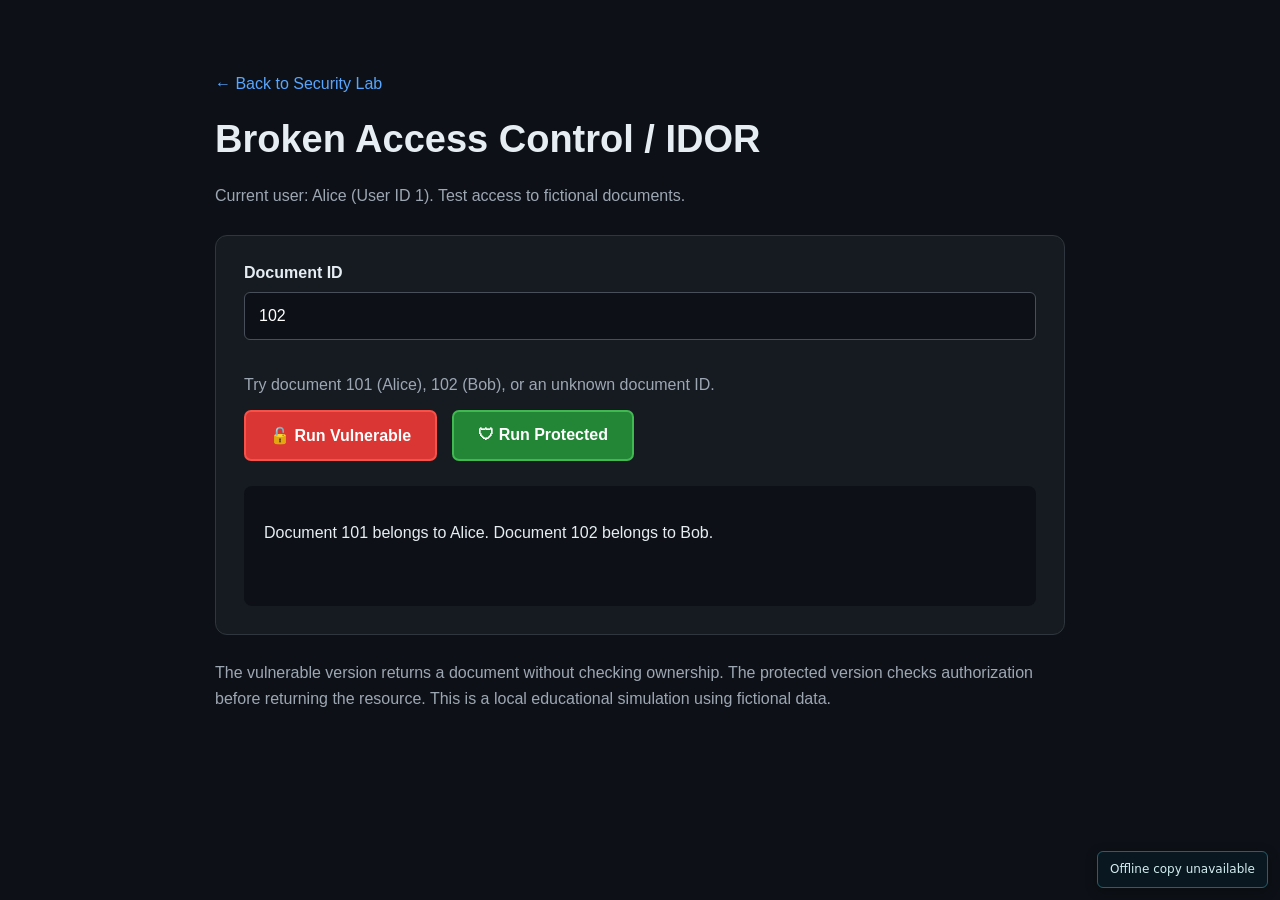
<file: access-control.html>
<!DOCTYPE html>
<html lang="en">
<head>
<meta http-equiv="Content-Security-Policy" content="default-src 'none'; script-src 'self'; script-src-attr 'none'; style-src 'self'; img-src 'self'; font-src 'none'; connect-src 'none'; object-src 'none'; base-uri 'none'; form-action 'none'; frame-src 'self'; worker-src 'self'">
<meta name="referrer" content="no-referrer">
<meta charset="UTF-8">
<meta name="viewport" content="width=device-width, initial-scale=1.0">
<title>Broken Access Control Lab</title>

<link rel="stylesheet" href="assets/access-control-0.css">
<link rel="stylesheet" href="assets/offline.css">
<script src="assets/offline.js" defer></script>
<script src="assets/language.js" defer></script>
</head>

<body>

<div class="container">

<a href="index.html">← Back to Security Lab</a>

<h1>Broken Access Control / IDOR</h1>

<p class="subtitle">
Current user: Alice (User ID 1). Test access to fictional documents.
</p>

<div class="lab">

<label for="documentId"><strong>Document ID</strong></label>
<input id="documentId" type="text" value="102" inputmode="numeric" autocomplete="off"
       aria-describedby="documentHelp">

<p id="documentHelp" class="subtitle">
Try document 101 (Alice), 102 (Bob), or an unknown document ID.
</p>

<div class="buttons">

<button type="button" class="vulnerable" id="action-0">
🔓 Run Vulnerable
</button>

<button type="button" class="protected" id="action-1">
🛡 Run Protected
</button>

</div>

<div id="result" class="result" role="status" aria-live="polite" aria-atomic="true">
Document 101 belongs to Alice. Document 102 belongs to Bob.
</div>

</div>

<div class="info">
The vulnerable version returns a document without checking ownership.
The protected version checks authorization before returning the resource.
This is a local educational simulation using fictional data.
</div>

</div>

<script src="assets/access-control-0.js" defer></script>

</body>
</html>
</file>
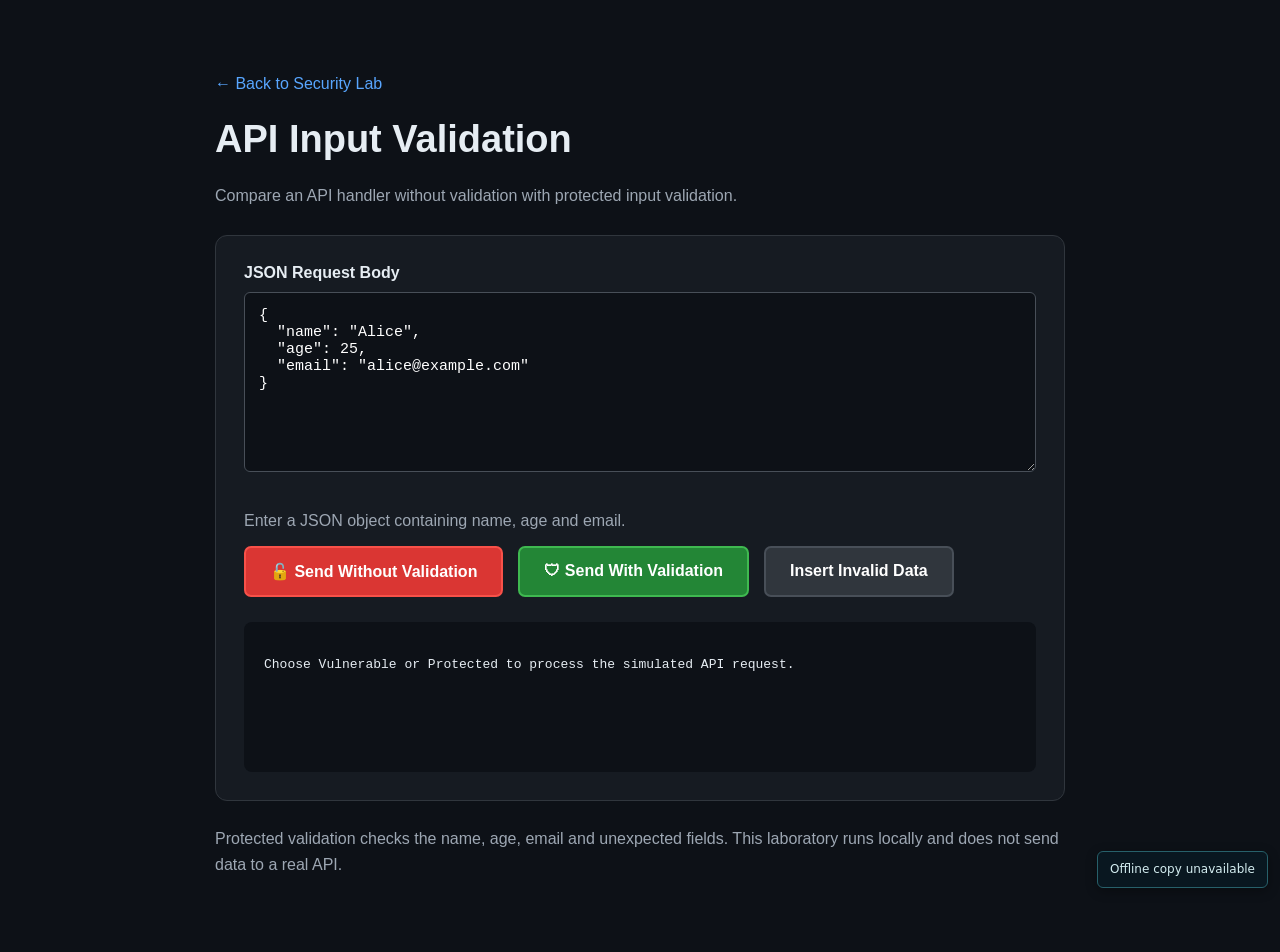
<file: api-validation.html>
<!DOCTYPE html>
<html lang="en">
<head>
<meta http-equiv="Content-Security-Policy" content="default-src 'none'; script-src 'self'; script-src-attr 'none'; style-src 'self'; img-src 'self'; font-src 'none'; connect-src 'none'; object-src 'none'; base-uri 'none'; form-action 'none'; frame-src 'self'; worker-src 'self'">
<meta name="referrer" content="no-referrer">
<meta charset="UTF-8">
<meta name="viewport" content="width=device-width, initial-scale=1.0">
<title>API Input Validation Lab</title>

<link rel="stylesheet" href="assets/api-validation-0.css">
<link rel="stylesheet" href="assets/offline.css">
<script src="assets/offline.js" defer></script>
<script src="assets/language.js" defer></script>
</head>

<body>

<div class="container">

<a href="index.html">← Back to Security Lab</a>

<h1>API Input Validation</h1>

<p class="subtitle">
Compare an API handler without validation with protected input validation.
</p>

<div class="lab">

<label for="jsonInput"><strong>JSON Request Body</strong></label>

<textarea id="jsonInput" aria-describedby="jsonHelp">{
  "name": "Alice",
  "age": 25,
  "email": "alice@example.com"
}</textarea>

<p id="jsonHelp" class="subtitle">
Enter a JSON object containing name, age and email.
</p>

<div class="buttons">

<button type="button" class="vulnerable" id="action-0">
🔓 Send Without Validation
</button>

<button type="button" class="protected" id="action-1">
🛡 Send With Validation
</button>

<button type="button" class="example" id="action-2">
Insert Invalid Data
</button>

</div>

<div id="result" class="result" role="status" aria-live="polite" aria-atomic="true">
Choose Vulnerable or Protected to process the simulated API request.
</div>

</div>

<div class="info">
Protected validation checks the name, age, email and unexpected fields.
This laboratory runs locally and does not send data to a real API.
</div>

</div>

<script src="assets/api-validation-0.js" defer></script>

</body>
</html>
</file>
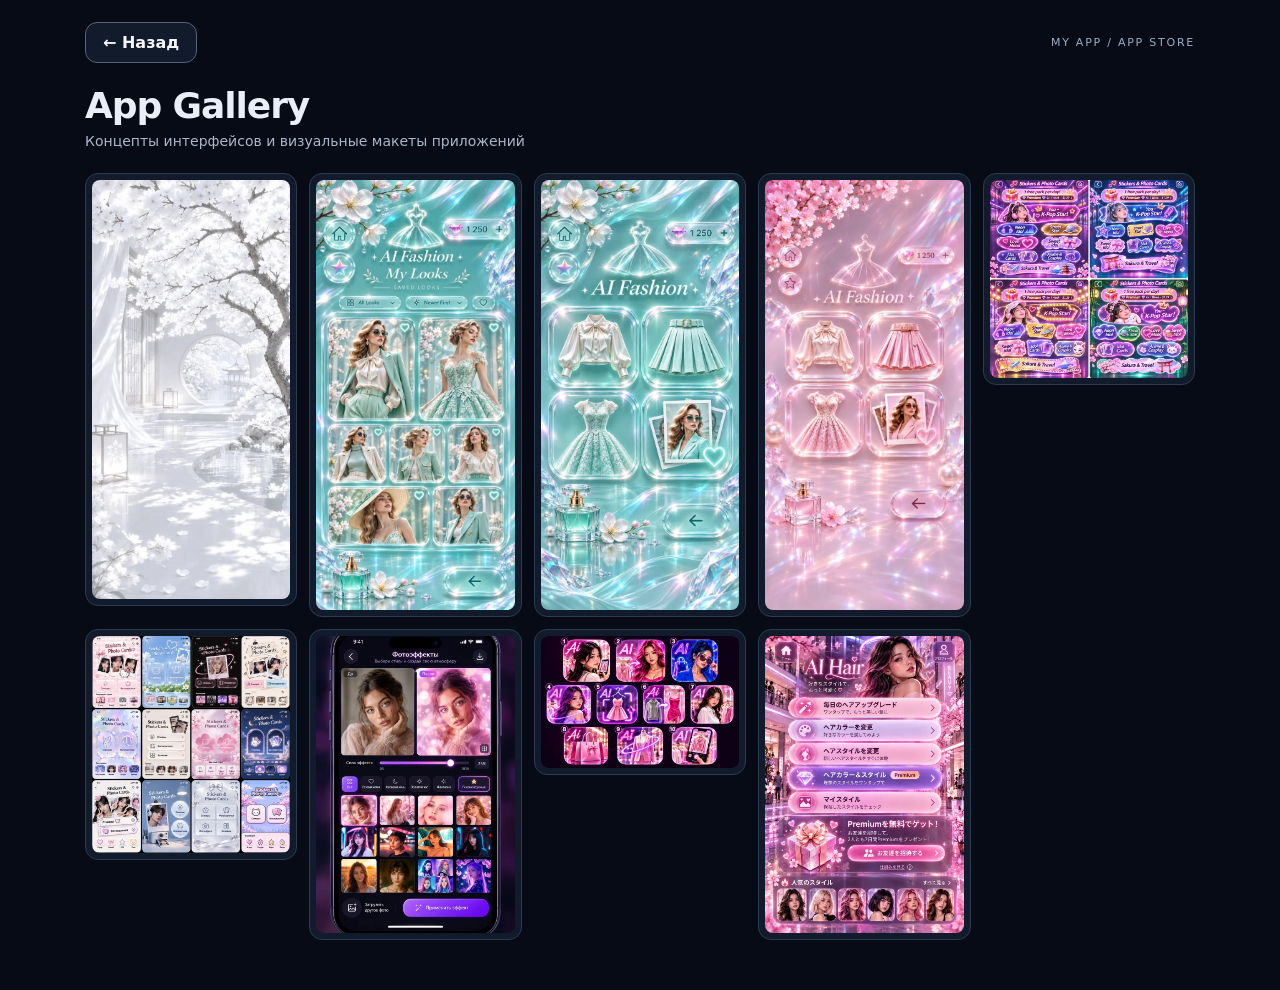
<file: app-store.html>
<!doctype html><html lang="ru"><head><meta charset="utf-8"><meta name="viewport" content="width=device-width,initial-scale=1"><meta name="color-scheme" content="dark"><meta name="referrer" content="no-referrer"><meta http-equiv="Content-Security-Policy" content="default-src 'none'; style-src 'self'; img-src 'self'; base-uri 'none'; form-action 'none'"><title>My App — App Store Gallery</title><link rel="stylesheet" href="app-store-gallery/gallery.css"></head><body><main class="shell"><div class="top"><a class="back" href="index.html">← Назад</a><span class="eyebrow">My App / App Store</span></div><h1 class="heading">App Gallery</h1><p class="desc">Концепты интерфейсов и визуальные макеты приложений</p><section class="gallery" aria-label="Галерея макетов"><figure class="tile"><img src="app-store-gallery/mockup-01.webp" alt="Макет приложения 1" loading="lazy" draggable="false"></figure><figure class="tile"><img src="app-store-gallery/mockup-02.webp" alt="Макет приложения 2" loading="lazy" draggable="false"></figure><figure class="tile"><img src="app-store-gallery/mockup-03.webp" alt="Макет приложения 3" loading="lazy" draggable="false"></figure><figure class="tile"><img src="app-store-gallery/mockup-04.webp" alt="Макет приложения 4" loading="lazy" draggable="false"></figure><figure class="tile"><img src="app-store-gallery/mockup-05.webp" alt="Макет приложения 5" loading="lazy" draggable="false"></figure><figure class="tile"><img src="app-store-gallery/mockup-06.webp" alt="Макет приложения 6" loading="lazy" draggable="false"></figure><figure class="tile"><img src="app-store-gallery/mockup-07.webp" alt="Макет приложения 7" loading="lazy" draggable="false"></figure><figure class="tile"><img src="app-store-gallery/mockup-08.webp" alt="Макет приложения 8" loading="lazy" draggable="false"></figure><figure class="tile"><img src="app-store-gallery/mockup-09.webp" alt="Макет приложения 9" loading="lazy" draggable="false"></figure></section></main></body></html>
</file>
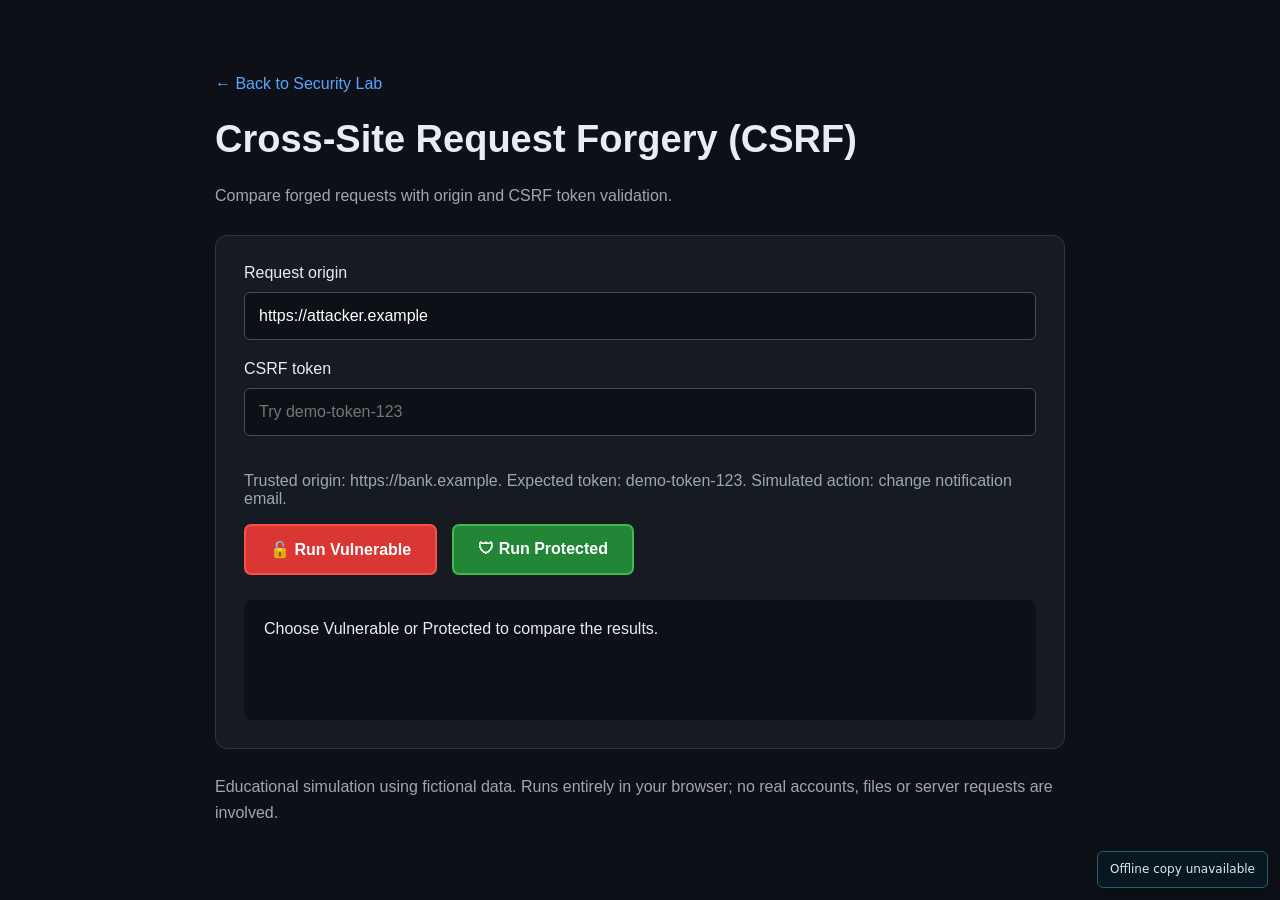
<file: csrf.html>
<!DOCTYPE html>
<html lang="en">
<head>
<meta http-equiv="Content-Security-Policy" content="default-src 'none'; script-src 'self'; script-src-attr 'none'; style-src 'self'; img-src 'self'; font-src 'none'; connect-src 'none'; object-src 'none'; base-uri 'none'; form-action 'none'; frame-src 'self'; worker-src 'self'">
<meta name="referrer" content="no-referrer">
<meta charset="UTF-8">
<meta name="viewport" content="width=device-width, initial-scale=1.0">
<title>Cross-Site Request Forgery (CSRF) Lab</title>

<link rel="stylesheet" href="assets/extra-labs.css">
<link rel="stylesheet" href="assets/offline.css">
<script src="assets/offline.js" defer></script>
<script src="assets/language.js" defer></script>
</head>

<body><div class="container"><a href="index.html">← Back to Security Lab</a><h1>Cross-Site Request Forgery (CSRF)</h1><p class="subtitle">Compare forged requests with origin and CSRF token validation.</p><div class="lab"><label for="origin">Request origin</label><input id="origin" value="https://attacker.example"><label for="token">CSRF token</label><input id="token" value="" placeholder="Try demo-token-123"><p class="subtitle">Trusted origin: https://bank.example. Expected token: demo-token-123. Simulated action: change notification email.</p><div class="buttons"><button type="button" class="vulnerable" id="action-0">🔓 Run Vulnerable</button><button type="button" class="protected" id="action-1">🛡 Run Protected</button></div><div id="result" class="result" role="status" aria-live="polite" aria-atomic="true">Choose Vulnerable or Protected to compare the results.</div></div><div class="info">Educational simulation using fictional data. Runs entirely in your browser; no real accounts, files or server requests are involved.</div></div><script src="assets/csrf.js" defer></script></body></html>
</file>
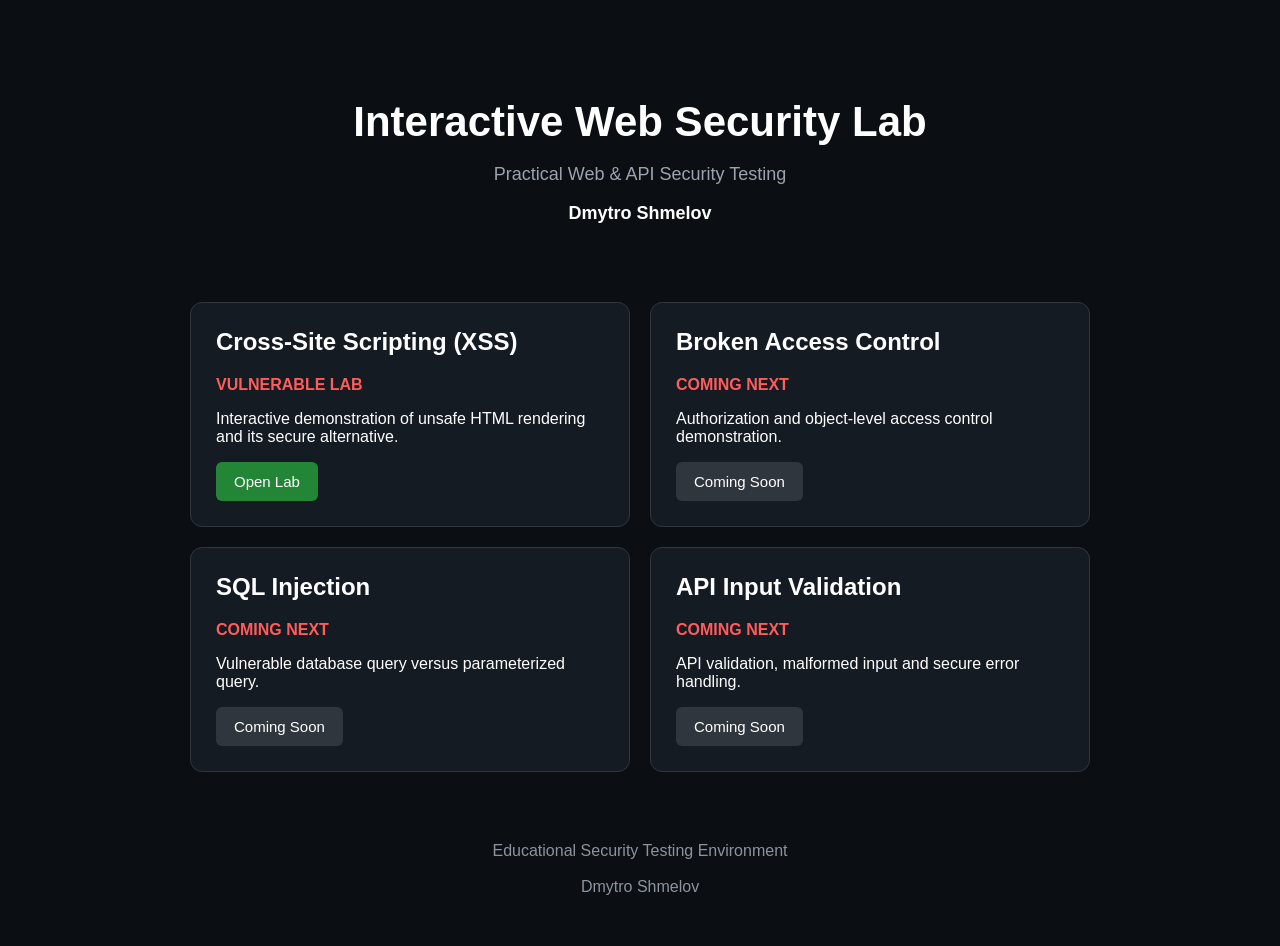
<file: index-backup.html>
<!DOCTYPE html>
<html lang="en">
<head>
    <meta charset="UTF-8">
    <meta name="viewport" content="width=device-width, initial-scale=1.0">

    <title>Dmytro Shmelov | Interactive Web Security Lab</title>

    <style>
        body {
            margin: 0;
            font-family: Arial, sans-serif;
            background: #0b0f14;
            color: white;
        }

        header {
            text-align: center;
            padding: 70px 20px 40px;
        }

        h1 {
            font-size: 42px;
            margin-bottom: 10px;
        }

        header p {
            color: #9ca3af;
            font-size: 18px;
        }

        .name {
            color: white;
            font-weight: bold;
        }

        .labs {
            max-width: 900px;
            margin: auto;
            padding: 20px;
            display: grid;
            grid-template-columns: repeat(auto-fit, minmax(300px, 1fr));
            gap: 20px;
        }

        .card {
            background: #151b23;
            border: 1px solid #30363d;
            border-radius: 12px;
            padding: 25px;
        }

        .card h2 {
            margin-top: 0;
        }

        .status {
            color: #ff5c5c;
            font-weight: bold;
        }

        button {
            background: #238636;
            color: white;
            border: 0;
            border-radius: 6px;
            padding: 11px 18px;
            cursor: pointer;
            font-size: 15px;
        }

        button:hover {
            background: #2ea043;
        }

        .disabled {
            background: #30363d;
            cursor: default;
        }

        .disabled:hover {
            background: #30363d;
        }

        footer {
            text-align: center;
            color: #8b949e;
            padding: 50px 20px;
        }
    </style>
</head>

<body>

<header>
    <h1>Interactive Web Security Lab</h1>
    <p>Practical Web & API Security Testing</p>
    <p class="name">Dmytro Shmelov</p>
</header>

<section class="labs">

    <div class="card">
        <h2>Cross-Site Scripting (XSS)</h2>
        <p class="status">VULNERABLE LAB</p>
        <p>Interactive demonstration of unsafe HTML rendering and its secure alternative.</p>

        <button onclick="window.location.href='xss.html'">
            Open Lab
        </button>
    </div>

    <div class="card">
        <h2>Broken Access Control</h2>
        <p class="status">COMING NEXT</p>
        <p>Authorization and object-level access control demonstration.</p>

        <button class="disabled">
            Coming Soon
        </button>
    </div>

    <div class="card">
        <h2>SQL Injection</h2>
        <p class="status">COMING NEXT</p>
        <p>Vulnerable database query versus parameterized query.</p>

        <button class="disabled">
            Coming Soon
        </button>
    </div>

    <div class="card">
        <h2>API Input Validation</h2>
        <p class="status">COMING NEXT</p>
        <p>API validation, malformed input and secure error handling.</p>

        <button class="disabled">
            Coming Soon
        </button>
    </div>

</section>

<footer>
    Educational Security Testing Environment<br><br>
    Dmytro Shmelov
</footer>

</body>
</html>
</file>
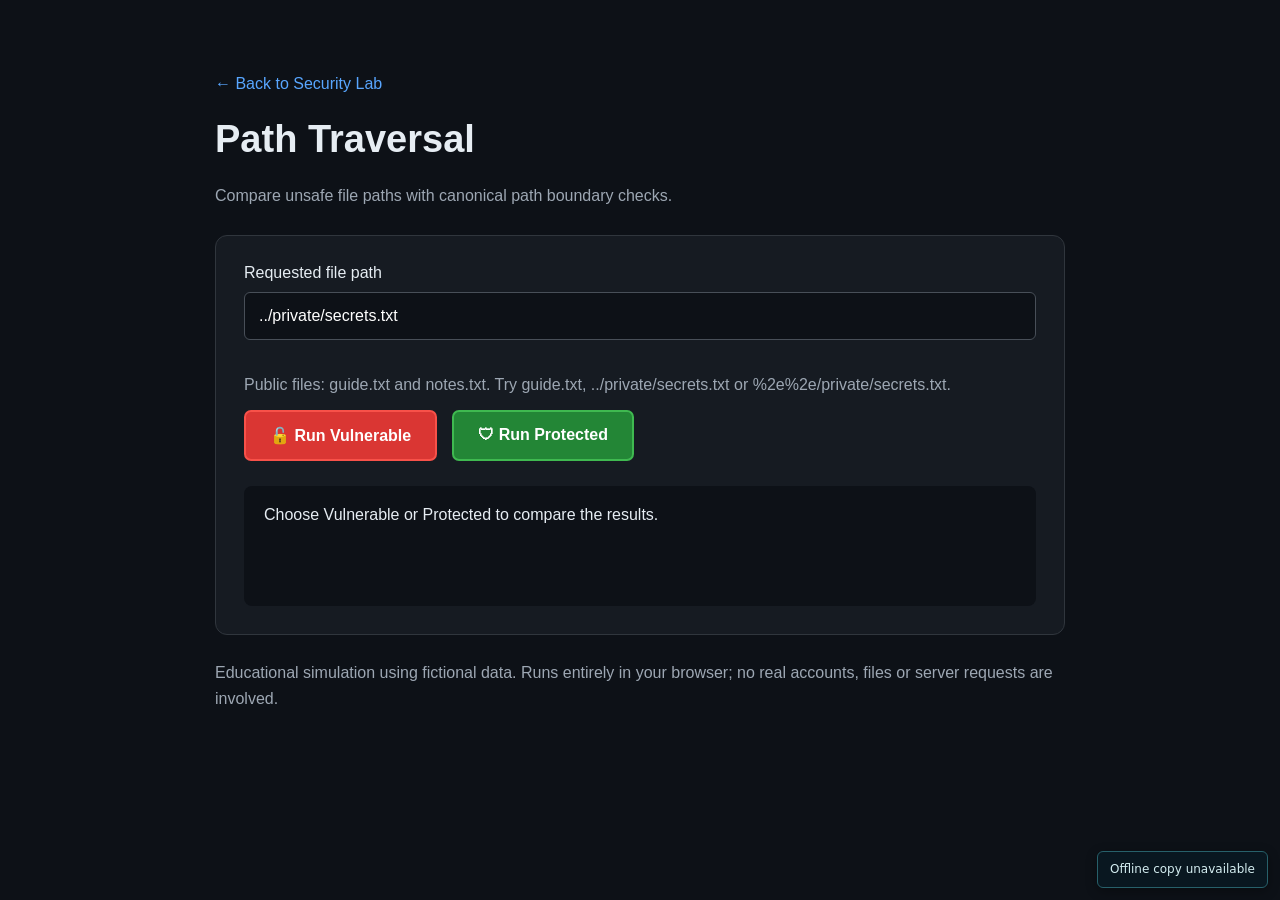
<file: path-traversal.html>
<!DOCTYPE html>
<html lang="en">
<head>
<meta http-equiv="Content-Security-Policy" content="default-src 'none'; script-src 'self'; script-src-attr 'none'; style-src 'self'; img-src 'self'; font-src 'none'; connect-src 'none'; object-src 'none'; base-uri 'none'; form-action 'none'; frame-src 'self'; worker-src 'self'">
<meta name="referrer" content="no-referrer">
<meta charset="UTF-8">
<meta name="viewport" content="width=device-width, initial-scale=1.0">
<title>Path Traversal Lab</title>

<link rel="stylesheet" href="assets/extra-labs.css">
<link rel="stylesheet" href="assets/offline.css">
<script src="assets/offline.js" defer></script>
<script src="assets/language.js" defer></script>
</head>

<body><div class="container"><a href="index.html">← Back to Security Lab</a><h1>Path Traversal</h1><p class="subtitle">Compare unsafe file paths with canonical path boundary checks.</p><div class="lab"><label for="path">Requested file path</label><input id="path" value="../private/secrets.txt"><p class="subtitle">Public files: guide.txt and notes.txt. Try guide.txt, ../private/secrets.txt or %2e%2e/private/secrets.txt.</p><div class="buttons"><button type="button" class="vulnerable" id="action-0">🔓 Run Vulnerable</button><button type="button" class="protected" id="action-1">🛡 Run Protected</button></div><div id="result" class="result" role="status" aria-live="polite" aria-atomic="true">Choose Vulnerable or Protected to compare the results.</div></div><div class="info">Educational simulation using fictional data. Runs entirely in your browser; no real accounts, files or server requests are involved.</div></div><script src="assets/path-traversal.js" defer></script></body></html>
</file>
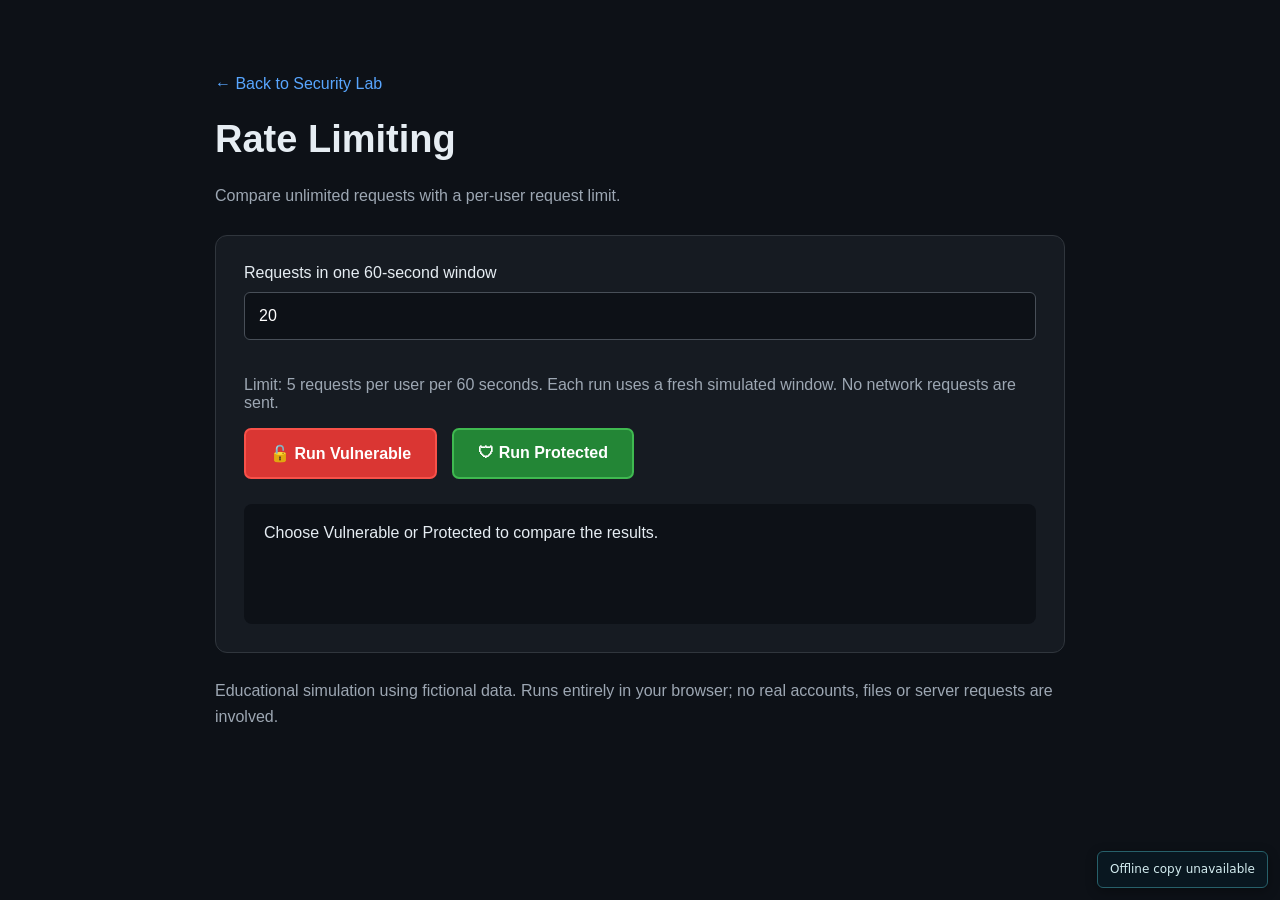
<file: rate-limiting.html>
<!DOCTYPE html>
<html lang="en">
<head>
<meta http-equiv="Content-Security-Policy" content="default-src 'none'; script-src 'self'; script-src-attr 'none'; style-src 'self'; img-src 'self'; font-src 'none'; connect-src 'none'; object-src 'none'; base-uri 'none'; form-action 'none'; frame-src 'self'; worker-src 'self'">
<meta name="referrer" content="no-referrer">
<meta charset="UTF-8">
<meta name="viewport" content="width=device-width, initial-scale=1.0">
<title>Rate Limiting Lab</title>

<link rel="stylesheet" href="assets/extra-labs.css">
<link rel="stylesheet" href="assets/offline.css">
<script src="assets/offline.js" defer></script>
<script src="assets/language.js" defer></script>
</head>

<body><div class="container"><a href="index.html">← Back to Security Lab</a><h1>Rate Limiting</h1><p class="subtitle">Compare unlimited requests with a per-user request limit.</p><div class="lab"><label for="count">Requests in one 60-second window</label><input id="count" type="number" min="1" max="1000" value="20"><p class="subtitle">Limit: 5 requests per user per 60 seconds. Each run uses a fresh simulated window. No network requests are sent.</p><div class="buttons"><button type="button" class="vulnerable" id="action-0">🔓 Run Vulnerable</button><button type="button" class="protected" id="action-1">🛡 Run Protected</button></div><div id="result" class="result" role="status" aria-live="polite" aria-atomic="true">Choose Vulnerable or Protected to compare the results.</div></div><div class="info">Educational simulation using fictional data. Runs entirely in your browser; no real accounts, files or server requests are involved.</div></div><script src="assets/rate-limiting.js" defer></script></body></html>
</file>
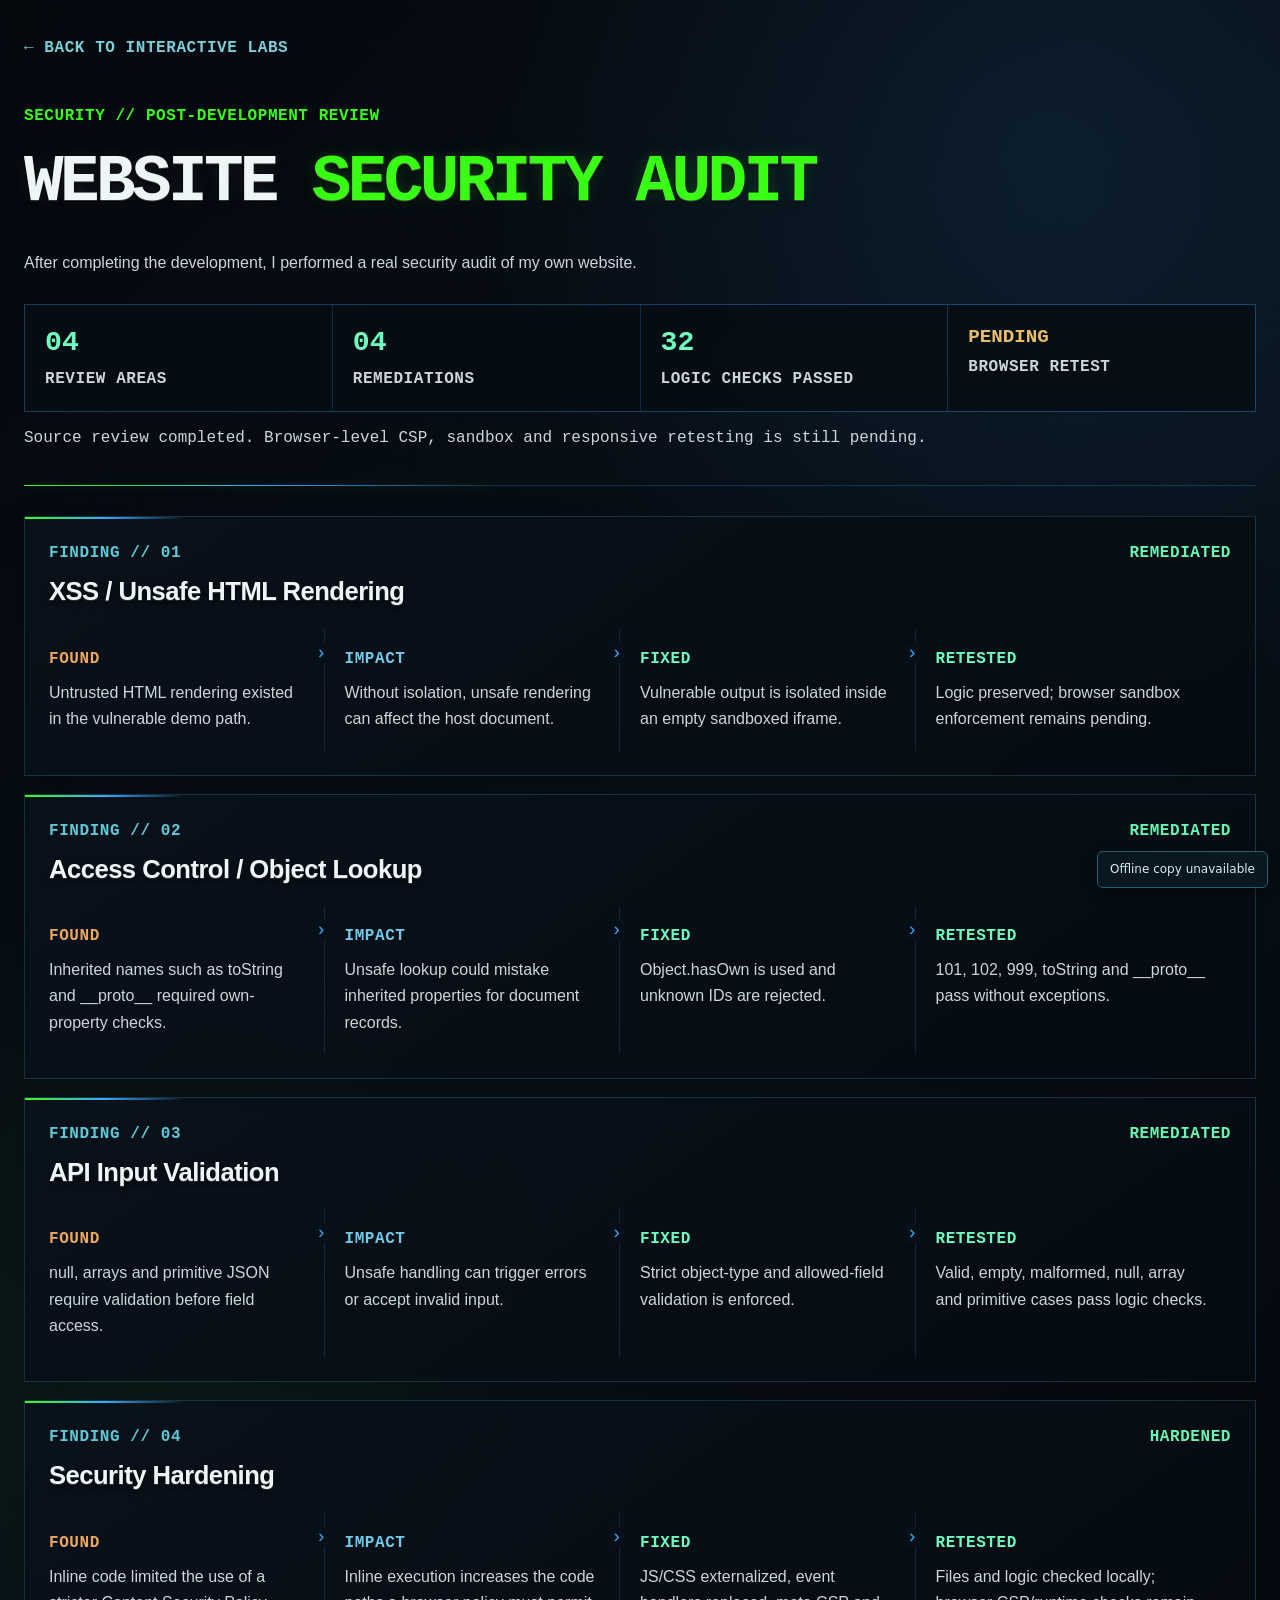
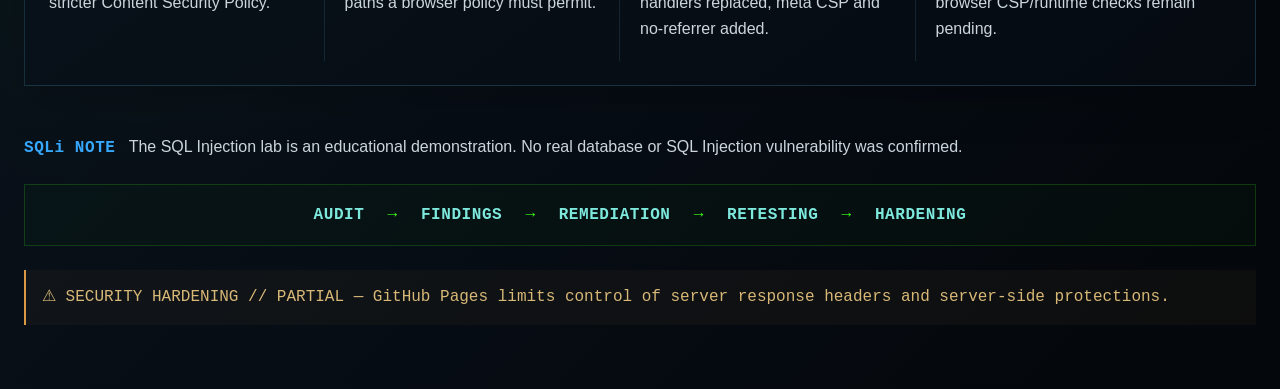
<file: security-audit.html>
<!doctype html>
<html lang="en"><head><meta charset="UTF-8"><meta name="viewport" content="width=device-width, initial-scale=1.0"><meta http-equiv="Content-Security-Policy" content="default-src 'none'; script-src 'self'; script-src-attr 'none'; style-src 'self'; img-src 'self'; font-src 'none'; connect-src 'none'; object-src 'none'; base-uri 'none'; form-action 'none'; frame-src 'self'; worker-src 'self'"><meta name="referrer" content="no-referrer"><title>Website Security Audit | Dmytro Shmelov</title><link rel="icon" href="favicon.png"><link rel="stylesheet" href="assets/security-audit.css"><link rel="stylesheet" href="assets/offline.css">
<script src="assets/offline.js" defer></script>
<script src="assets/language.js" defer></script>
</head>
<body class="audit-page"><div class="audit-grid" aria-hidden="true"></div><main class="audit-main">
<a class="audit-back" href="index.html">← BACK TO INTERACTIVE LABS</a>
<header class="audit-hero"><p class="audit-kicker">SECURITY // POST-DEVELOPMENT REVIEW</p><h1>WEBSITE <span>SECURITY AUDIT</span></h1><p class="audit-intro">After completing the development, I performed a real security audit of my own website.</p><div class="audit-summary"><div><b>04</b><span>REVIEW AREAS</span></div><div><b>04</b><span>REMEDIATIONS</span></div><div><b>32</b><span>LOGIC CHECKS PASSED</span></div><div><b class="pending">PENDING</b><span>BROWSER RETEST</span></div></div><p class="audit-note">Source review completed. Browser-level CSP, sandbox and responsive retesting is still pending.</p></header>
<section class="findings" aria-label="Audit findings">
<article class="finding"><div class="finding-head"><span class="finding-id">FINDING // 01</span><span class="finding-state">REMEDIATED</span></div><h2>XSS / Unsafe HTML Rendering</h2><div class="finding-flow"><div class="step found"><b>FOUND</b><p>Untrusted HTML rendering existed in the vulnerable demo path.</p></div><div class="step impact"><b>IMPACT</b><p>Without isolation, unsafe rendering can affect the host document.</p></div><div class="step fixed"><b>FIXED</b><p>Vulnerable output is isolated inside an empty sandboxed iframe.</p></div><div class="step retest"><b>RETESTED</b><p>Logic preserved; browser sandbox enforcement remains pending.</p></div></div></article>
<article class="finding"><div class="finding-head"><span class="finding-id">FINDING // 02</span><span class="finding-state">REMEDIATED</span></div><h2>Access Control / Object Lookup</h2><div class="finding-flow"><div class="step found"><b>FOUND</b><p>Inherited names such as toString and __proto__ required own-property checks.</p></div><div class="step impact"><b>IMPACT</b><p>Unsafe lookup could mistake inherited properties for document records.</p></div><div class="step fixed"><b>FIXED</b><p>Object.hasOwn is used and unknown IDs are rejected.</p></div><div class="step retest"><b>RETESTED</b><p>101, 102, 999, toString and __proto__ pass without exceptions.</p></div></div></article>
<article class="finding"><div class="finding-head"><span class="finding-id">FINDING // 03</span><span class="finding-state">REMEDIATED</span></div><h2>API Input Validation</h2><div class="finding-flow"><div class="step found"><b>FOUND</b><p>null, arrays and primitive JSON require validation before field access.</p></div><div class="step impact"><b>IMPACT</b><p>Unsafe handling can trigger errors or accept invalid input.</p></div><div class="step fixed"><b>FIXED</b><p>Strict object-type and allowed-field validation is enforced.</p></div><div class="step retest"><b>RETESTED</b><p>Valid, empty, malformed, null, array and primitive cases pass logic checks.</p></div></div></article>
<article class="finding"><div class="finding-head"><span class="finding-id">FINDING // 04</span><span class="finding-state">HARDENED</span></div><h2>Security Hardening</h2><div class="finding-flow"><div class="step found"><b>FOUND</b><p>Inline code limited the use of a stricter Content Security Policy.</p></div><div class="step impact"><b>IMPACT</b><p>Inline execution increases the code paths a browser policy must permit.</p></div><div class="step fixed"><b>FIXED</b><p>JS/CSS externalized, event handlers replaced, meta CSP and no-referrer added.</p></div><div class="step retest"><b>RETESTED</b><p>Files and logic checked locally; browser CSP/runtime checks remain pending.</p></div></div></article>
</section>
<section class="audit-foot"><p><span>SQLi NOTE</span> The SQL Injection lab is an educational demonstration. No real database or SQL Injection vulnerability was confirmed.</p><div class="audit-pipeline">AUDIT <i>→</i> FINDINGS <i>→</i> REMEDIATION <i>→</i> RETESTING <i>→</i> HARDENING</div><p class="limit">⚠ SECURITY HARDENING // PARTIAL — GitHub Pages limits control of server response headers and server-side protections.</p></section>
</main></body></html>
</file>
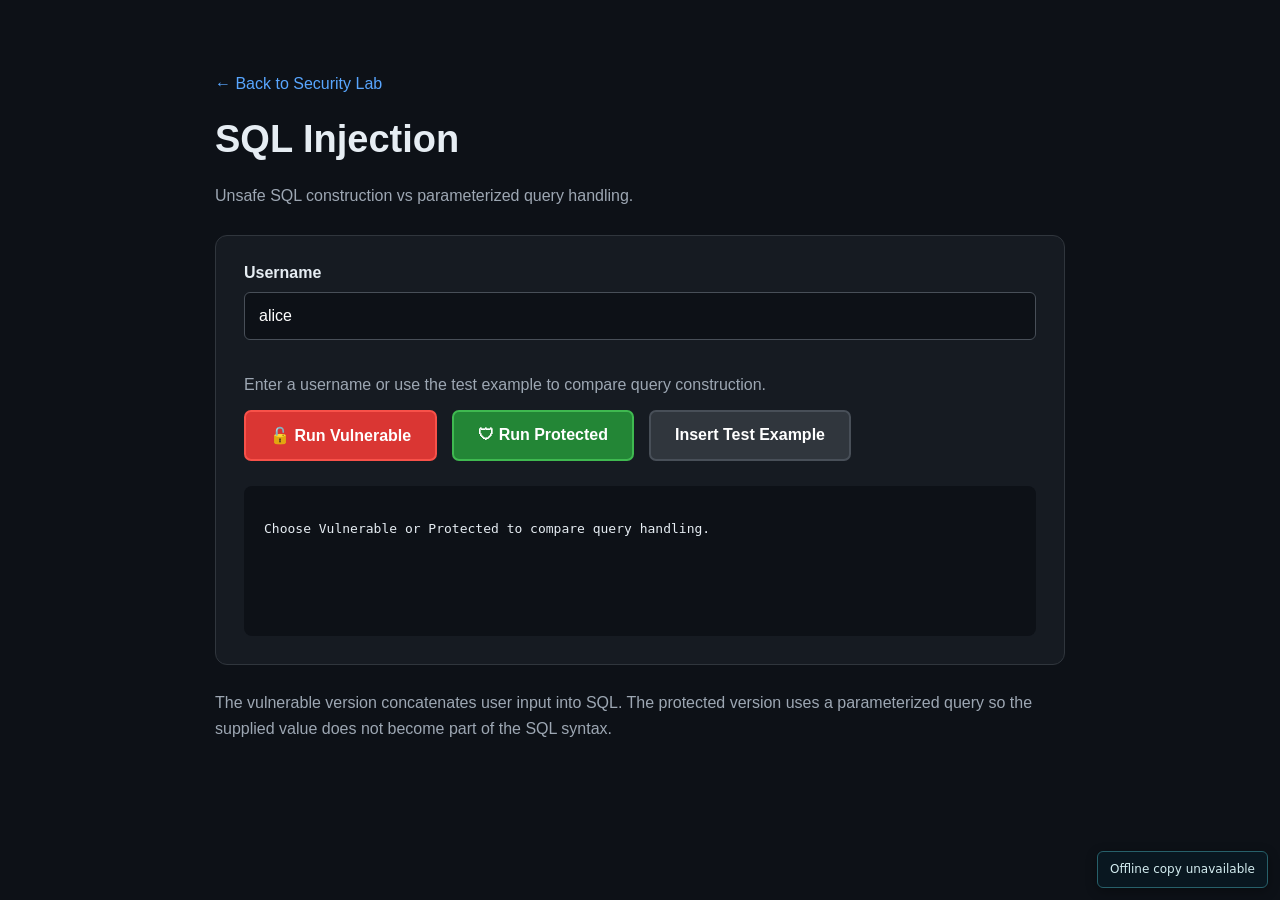
<file: sql-injection.html>
<!DOCTYPE html>
<html lang="en">
<head>
<meta http-equiv="Content-Security-Policy" content="default-src 'none'; script-src 'self'; script-src-attr 'none'; style-src 'self'; img-src 'self'; font-src 'none'; connect-src 'none'; object-src 'none'; base-uri 'none'; form-action 'none'; frame-src 'self'; worker-src 'self'">
<meta name="referrer" content="no-referrer">
<meta charset="UTF-8">
<meta name="viewport" content="width=device-width, initial-scale=1.0">
<title>SQL Injection Lab</title>

<link rel="stylesheet" href="assets/sql-injection-0.css">
<link rel="stylesheet" href="assets/offline.css">
<script src="assets/offline.js" defer></script>
<script src="assets/language.js" defer></script>
</head>

<body>

<div class="container">

<a href="index.html">← Back to Security Lab</a>

<h1>SQL Injection</h1>

<p class="subtitle">
Unsafe SQL construction vs parameterized query handling.
</p>

<div class="lab">

<label for="username"><strong>Username</strong></label>
<input
    id="username"
    type="text"
    value="alice"
    autocomplete="off"
    aria-describedby="usernameHelp"
>

<p id="usernameHelp" class="subtitle">
Enter a username or use the test example to compare query construction.
</p>

<div class="buttons">

<button type="button" class="vulnerable" id="action-0">
🔓 Run Vulnerable
</button>

<button type="button" class="protected" id="action-1">
🛡 Run Protected
</button>

<button type="button" class="example" id="action-2">
Insert Test Example
</button>

</div>

<div id="result" class="result" role="status" aria-live="polite" aria-atomic="true">
Choose Vulnerable or Protected to compare query handling.
</div>

</div>

<div class="info">
The vulnerable version concatenates user input into SQL.
The protected version uses a parameterized query so the supplied value
does not become part of the SQL syntax.
</div>

</div>

<script src="assets/sql-injection-0.js" defer></script>

</body>
</html>
</file>
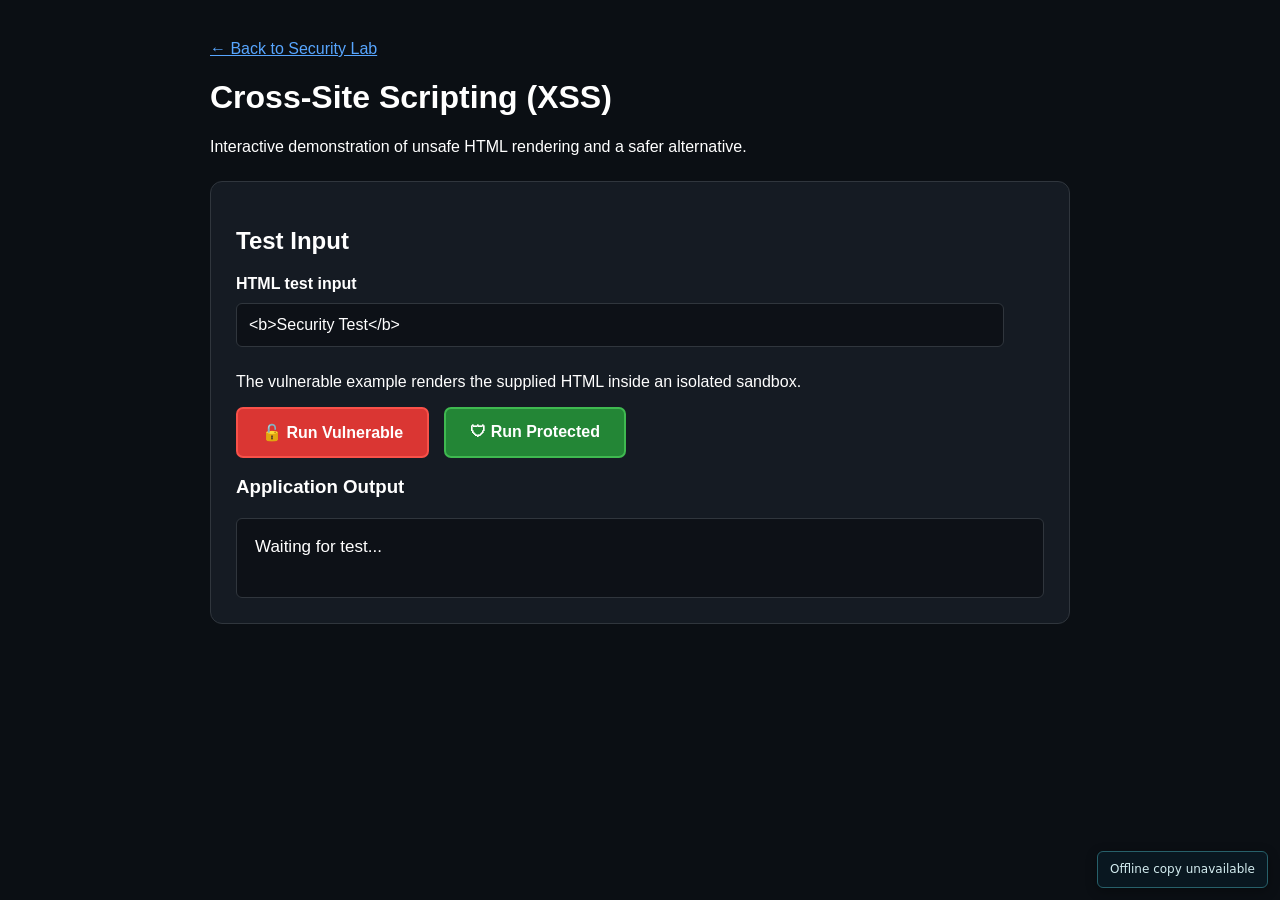
<file: xss.html>
<!DOCTYPE html>
<html lang="en">
<head>
<meta http-equiv="Content-Security-Policy" content="default-src 'none'; script-src 'self'; script-src-attr 'none'; style-src 'self'; img-src 'self'; font-src 'none'; connect-src 'none'; object-src 'none'; base-uri 'none'; form-action 'none'; frame-src 'self'; worker-src 'self'">
<meta name="referrer" content="no-referrer">
<meta charset="UTF-8">
<meta name="viewport" content="width=device-width, initial-scale=1.0">
<title>XSS Lab | Web Security Lab</title>

<link rel="stylesheet" href="assets/xss-0.css">
<link rel="stylesheet" href="assets/offline.css">
<script src="assets/offline.js" defer></script>
<script src="assets/language.js" defer></script>
</head>

<body>

<div class="container">

<a href="index.html">← Back to Security Lab</a>

<h1>Cross-Site Scripting (XSS)</h1>

<p>
Interactive demonstration of unsafe HTML rendering
and a safer alternative.
</p>

<div class="lab">

<h2>Test Input</h2>

<label for="userInput"><strong>HTML test input</strong></label>

<input
    id="userInput"
    type="text"
    value="<b>Security Test</b>"
    placeholder="Enter test HTML"
    autocomplete="off"
    aria-describedby="inputHelp"
>

<p id="inputHelp">
The vulnerable example renders the supplied HTML inside an isolated sandbox.
</p>

<div class="buttons">

<button type="button" class="vulnerable" id="action-0">
🔓 Run Vulnerable
</button>

<button type="button" class="safe" id="action-1">
🛡 Run Protected
</button>

</div>

<div id="status" class="status" role="status" aria-live="polite" aria-atomic="true"></div>

<h3>Application Output</h3>

<div id="output" class="output" role="region" aria-label="Application output" aria-live="polite">
Waiting for test...
</div>

</div>

</div>

<script src="assets/xss-0.js" defer></script>

</body>
</html>
</file>
<file: assets/access-control-0.css>
* { box-sizing: border-box; }

body {
    margin: 0;
    font-family: Arial, sans-serif;
    background: #0d1117;
    color: #e6edf3;
}

.container {
    max-width: 900px;
    margin: 50px auto;
    padding: 25px;
}

a {
    color: #58a6ff;
    text-decoration: none;
}

h1 { font-size: 38px; }

.subtitle { color: #9da7b3; }

.lab {
    margin-top: 30px;
    padding: 28px;
    background: #161b22;
    border: 1px solid #30363d;
    border-radius: 12px;
}

input {
    width: 100%;
    padding: 14px;
    margin: 10px 0 20px;
    background: #0d1117;
    border: 1px solid #484f58;
    border-radius: 6px;
    color: white;
    font-size: 16px;
}

.buttons {
    display: flex;
    gap: 15px;
    flex-wrap: wrap;
}

button {
    padding: 14px 24px;
    border-radius: 7px;
    color: white;
    font-size: 16px;
    font-weight: bold;
    cursor: pointer;
}

button.vulnerable {
    background: #da3633 !important;
    border: 2px solid #f85149 !important;
    color: #ffffff !important;
}

button.protected {
    background: #238636 !important;
    border: 2px solid #3fb950 !important;
    color: #ffffff !important;
}

.result {
    margin-top: 25px;
    padding: 20px;
    min-height: 120px;
    background: #0d1117;
    border-radius: 8px;
    white-space: pre-wrap;
}

.result.bad {
    background: #2d1215 !important;
    border: 2px solid #f85149 !important;
}

.result.good {
    background: #10261a !important;
    border: 2px solid #3fb950 !important;
}

.info {
    margin-top: 25px;
    color: #9da7b3;
    line-height: 1.6;
}
</file>
<file: assets/offline.css>
.offline-status{position:fixed;bottom:12px;right:12px;z-index:1000;max-width:calc(100vw - 24px);box-sizing:border-box;display:flex;gap:12px;align-items:center;padding:9px 12px;border:1px solid #27606a;border-radius:6px;background:#091720;color:#d4edf0;font:12px/1.4 system-ui,sans-serif;box-shadow:0 3px 12px #0005}.offline-status button{border:1px solid #39d6d6;border-radius:4px;background:#102a32;color:#abffff;padding:6px 10px;cursor:pointer}.offline-status button:focus-visible{outline:2px solid #b7ff40;outline-offset:3px}.offline-status button[hidden]{display:none}
</file>
<file: assets/api-validation-0.css>
* { box-sizing: border-box; }

body {
    margin: 0;
    font-family: Arial, sans-serif;
    background: #0d1117;
    color: #e6edf3;
}

.container {
    max-width: 900px;
    margin: 50px auto;
    padding: 25px;
}

a {
    color: #58a6ff;
    text-decoration: none;
}

h1 { font-size: 38px; }

.subtitle { color: #9da7b3; }

.lab {
    margin-top: 30px;
    padding: 28px;
    background: #161b22;
    border: 1px solid #30363d;
    border-radius: 12px;
}

textarea {
    width: 100%;
    height: 180px;
    padding: 14px;
    margin: 10px 0 20px;
    background: #0d1117;
    border: 1px solid #484f58;
    border-radius: 6px;
    color: white;
    font-family: monospace;
    font-size: 15px;
}

.buttons {
    display: flex;
    gap: 15px;
    flex-wrap: wrap;
}

button {
    padding: 14px 24px;
    border-radius: 7px;
    color: white;
    font-size: 16px;
    font-weight: bold;
    cursor: pointer;
}

button.vulnerable {
    background: #da3633 !important;
    border: 2px solid #f85149 !important;
    color: white !important;
}

button.protected {
    background: #238636 !important;
    border: 2px solid #3fb950 !important;
    color: white !important;
}

button.example {
    background: #30363d !important;
    border: 2px solid #484f58 !important;
    color: white !important;
}

.result {
    margin-top: 25px;
    padding: 20px;
    min-height: 150px;
    border-radius: 8px;
    background: #0d1117;
    white-space: pre-wrap;
    font-family: monospace;
}

.result.bad {
    background: #2d1215 !important;
    border: 2px solid #f85149 !important;
}

.result.good {
    background: #10261a !important;
    border: 2px solid #3fb950 !important;
}

.info {
    margin-top: 25px;
    color: #9da7b3;
    line-height: 1.6;
}
</file>
<file: app-store-gallery/gallery.css>
*{box-sizing:border-box}html{scroll-behavior:smooth}body{margin:0;background:#070b15;color:#e9eef8;font-family:system-ui,-apple-system,Segoe UI,sans-serif}.shell{max-width:1150px;margin:auto;padding:22px 20px 50px}.top{display:flex;align-items:center;justify-content:space-between;gap:12px;margin-bottom:22px}.back{display:inline-flex;align-items:center;gap:7px;padding:10px 17px;border:1px solid #586478;border-radius:12px;color:#f3f6fb;text-decoration:none;background:#121b2b;font-weight:600}.back:hover,.back:focus-visible{border-color:#a6b8d4;background:#1c2b43}.eyebrow{font-size:11px;letter-spacing:.16em;color:#9caec7;text-transform:uppercase}.heading{margin:0 0 7px;font-size:clamp(24px,3vw,36px);letter-spacing:-.03em}.desc{margin:0 0 24px;color:#a9b8c9;font-size:14px}.gallery{display:grid;grid-template-columns:repeat(5,minmax(0,1fr));gap:12px;align-items:start}.tile{margin:0;padding:6px;background:#111b2b;border:1px solid #2b3c51;border-radius:13px;overflow:hidden;min-width:0;cursor:default;touch-action:manipulation;user-select:none;-webkit-user-select:none}.tile img{display:block;width:100%;height:auto;border-radius:8px;pointer-events:none;user-select:none;-webkit-user-drag:none}.tile:active{background:#17243a;border-color:#536c85}@media(max-width:850px){.gallery{grid-template-columns:repeat(2,minmax(0,1fr))}}@media(max-width:600px){.shell{padding:16px 12px 35px}.gallery{grid-template-columns:repeat(2,minmax(0,1fr));gap:9px}.tile{padding:4px;border-radius:10px}.tile img{border-radius:7px}.top{margin-bottom:18px}.desc{margin-bottom:17px}}
</file>
<file: assets/extra-labs.css>
* { box-sizing: border-box; }

body {
    margin: 0;
    font-family: Arial, sans-serif;
    background: #0d1117;
    color: #e6edf3;
}

.container {
    max-width: 900px;
    margin: 50px auto;
    padding: 25px;
}

a {
    color: #58a6ff;
    text-decoration: none;
}

h1 { font-size: 38px; }

.subtitle { color: #9da7b3; }

.lab {
    margin-top: 30px;
    padding: 28px;
    background: #161b22;
    border: 1px solid #30363d;
    border-radius: 12px;
}

input {
    width: 100%;
    padding: 14px;
    margin: 10px 0 20px;
    background: #0d1117;
    border: 1px solid #484f58;
    border-radius: 6px;
    color: white;
    font-size: 16px;
}

.buttons {
    display: flex;
    gap: 15px;
    flex-wrap: wrap;
}

button {
    padding: 14px 24px;
    border-radius: 7px;
    color: white;
    font-size: 16px;
    font-weight: bold;
    cursor: pointer;
}

button.vulnerable {
    background: #da3633 !important;
    border: 2px solid #f85149 !important;
    color: #ffffff !important;
}

button.protected {
    background: #238636 !important;
    border: 2px solid #3fb950 !important;
    color: #ffffff !important;
}

.result {
    margin-top: 25px;
    padding: 20px;
    min-height: 120px;
    background: #0d1117;
    border-radius: 8px;
    white-space: pre-wrap;
}

.result.bad {
    background: #2d1215 !important;
    border: 2px solid #f85149 !important;
}

.result.good {
    background: #10261a !important;
    border: 2px solid #3fb950 !important;
}

.info {
    margin-top: 25px;
    color: #9da7b3;
    line-height: 1.6;
}

input:focus-visible,button:focus-visible,a:focus-visible{outline:3px solid #58a6ff;outline-offset:3px}.result{overflow-wrap:anywhere} @media(max-width:600px){.container{margin:15px auto;padding:16px}h1{font-size:30px}.lab{padding:18px}.buttons button{width:100%}}
</file>
<file: assets/security-audit.css>
*{box-sizing:border-box}html{background:#05080d}body{margin:0}.audit-page{min-height:100vh;color:#edf5f7;font-family:Arial,Helvetica,sans-serif;background:radial-gradient(circle at 82% 8%,rgba(54,169,255,.10),transparent 27%),radial-gradient(circle at 12% 68%,rgba(57,255,20,.055),transparent 26%),linear-gradient(135deg,#05080d,#081019 52%,#04070b);overflow-x:hidden}.audit-grid{position:fixed;inset:0;pointer-events:none;opacity:.25;background-image:linear-gradient(rgba(54,169,255,.045) 1px,transparent 1px),linear-gradient(90deg,rgba(54,169,255,.045) 1px,transparent 1px);background-size:46px 46px;mask-image:linear-gradient(to bottom,#000,transparent 85%)}.audit-main{position:relative;width:min(1240px,calc(100% - 48px));margin:auto;padding:34px 0 48px}.audit-back{display:inline-block;margin-bottom:44px;color:#7cced8;text-decoration:none;font:700 11px "Courier New",monospace;letter-spacing:.08em}.audit-back:hover{color:#39ff14}.audit-back:focus-visible{outline:2px solid #39ff14;outline-offset:4px}.audit-hero{position:relative;padding:0 0 34px;border-bottom:1px solid rgba(54,169,255,.22)}.audit-hero::after{content:"";position:absolute;left:0;bottom:-1px;width:38%;height:1px;background:linear-gradient(90deg,#39ff14,#36a9ff,transparent);box-shadow:0 0 10px rgba(57,255,20,.28)}.audit-kicker{margin:0 0 13px;color:#39ff14;font:700 12px "Courier New",monospace;letter-spacing:.14em}.audit-hero h1{margin:0;font:800 clamp(34px,5.5vw,66px)/.98 "Courier New",monospace;letter-spacing:-.055em}.audit-hero h1 span{color:#39ff14;text-shadow:0 0 20px rgba(57,255,20,.12)}.audit-intro{max-width:760px;margin:22px 0 0;color:#cbd6dc;font-size:16px;line-height:1.65}.audit-summary{display:grid;grid-template-columns:repeat(4,minmax(0,1fr));gap:1px;margin:28px 0 0;border:1px solid rgba(54,169,255,.18);background:rgba(54,169,255,.18)}.audit-summary div{padding:16px 18px;background:rgba(5,12,18,.94)}.audit-summary b{display:block;color:#6fffc1;font:700 19px "Courier New",monospace}.audit-summary b.pending{color:#e9bd68;font-size:14px;padding-top:4px}.audit-summary span{display:block;margin-top:5px;color:#718491;font:700 9px "Courier New",monospace;letter-spacing:.1em}.audit-note{margin:13px 0 0;color:#7f909b;font:12px/1.5 "Courier New",monospace}.findings{display:grid;gap:18px;margin-top:30px}.finding{position:relative;overflow:hidden;padding:24px;border:1px solid rgba(67,126,151,.32);background:linear-gradient(145deg,rgba(9,18,27,.95),rgba(5,11,17,.94));box-shadow:0 16px 40px rgba(0,0,0,.18)}.finding::before{content:"";position:absolute;left:0;top:0;width:160px;height:2px;background:linear-gradient(90deg,#39ff14,#36a9ff,transparent)}.finding-head{display:flex;justify-content:space-between;gap:18px;align-items:center}.finding-id,.finding-state{font:700 10px "Courier New",monospace;letter-spacing:.1em}.finding-id{color:#5fc8d5}.finding-state{color:#69f7b4}.finding h2{margin:10px 0 20px;font-size:22px;letter-spacing:-.02em}.finding-flow{display:grid;grid-template-columns:repeat(4,minmax(0,1fr));gap:0}.step{position:relative;padding:15px 20px 10px 0;min-height:112px}.step:not(:last-child){border-right:1px solid rgba(75,124,158,.22);margin-right:20px}.step:not(:last-child)::after{content:"›";position:absolute;right:-5px;top:14px;color:#36a9ff;background:#071019;padding:0 2px;font:18px monospace}.step b{display:block;margin-bottom:9px;color:#6fffc1;font:700 10px "Courier New",monospace;letter-spacing:.11em}.step.found b{color:#eea75f}.step.impact b{color:#72c9e8}.step p{margin:0;color:#91a1ab;font-size:12.5px;line-height:1.55}.audit-foot{margin-top:28px;padding-top:4px}.audit-foot>p{color:#8fa0aa;font-size:12.5px;line-height:1.6}.audit-foot>p span{color:#36a9ff;font:700 10px "Courier New",monospace;letter-spacing:.1em;margin-right:9px}.audit-pipeline{margin:24px 0;padding:18px;border:1px solid rgba(57,255,20,.18);background:rgba(57,255,20,.025);color:#7de8dc;font:700 11px "Courier New",monospace;letter-spacing:.08em;text-align:center}.audit-pipeline i{color:#39ff14;font-style:normal;margin:0 13px}.audit-foot .limit{padding:14px 16px;border-left:2px solid #d99a43;background:rgba(217,154,67,.045);color:#d8b877;font-family:"Courier New",monospace}.audit-main a:focus-visible{outline:2px solid #39ff14;outline-offset:4px}@media(max-width:800px){.audit-summary{grid-template-columns:repeat(2,1fr)}.finding-flow{grid-template-columns:1fr 1fr}.step:nth-child(2){border-right:0;margin-right:0}.step:nth-child(-n+2){border-bottom:1px solid rgba(75,124,158,.18);margin-bottom:8px}.audit-main{width:min(100% - 30px,1240px)}}@media(max-width:520px){.audit-main{padding-top:24px}.audit-back{margin-bottom:30px}.audit-hero h1{font-size:clamp(32px,11vw,48px)}.audit-summary{grid-template-columns:1fr 1fr}.finding{padding:19px 17px}.finding-flow{grid-template-columns:1fr}.step,.step:not(:last-child){min-height:0;margin:0;padding:13px 0;border-right:0;border-bottom:1px solid rgba(75,124,158,.17)}.step:last-child{border-bottom:0}.step:not(:last-child)::after{display:none}.finding-head{align-items:flex-start}.audit-pipeline{line-height:2}.audit-pipeline i{margin:0 5px}}@media(prefers-reduced-motion:reduce){html{scroll-behavior:auto}}
/* Readable audit typography at every viewport size. */
.audit-page{font-size:clamp(16px,1.25vw,18px);line-height:1.65}
.audit-intro,.step p,.audit-note,.audit-foot>p{font-size:inherit;line-height:1.65;color:#cbd6dc}
.audit-back,.audit-kicker,.finding-id,.finding-state,.step b,.audit-summary span,.audit-foot>p span,.audit-pipeline{font-size:clamp(16px,1.25vw,18px);line-height:1.5;letter-spacing:.035em}
.audit-summary b{font-size:clamp(26px,2.2vw,32px);line-height:1.3}
.audit-summary b.pending{font-size:clamp(18px,1.5vw,22px);padding-top:0}
.audit-summary span{color:#cbd6dc}
.audit-summary div{padding:20px;overflow-wrap:anywhere}
.finding h2{font-size:clamp(24px,2vw,30px);line-height:1.3}
.step{min-width:0;padding-top:18px;padding-bottom:18px;overflow-wrap:anywhere}
.finding-head{flex-wrap:wrap}
.audit-pipeline{overflow-wrap:anywhere}
.audit-hero h1{line-height:1.12;padding:.08em .08em .12em 0;text-shadow:0 1px 0 rgba(255,255,255,.2),0 3px 5px rgba(0,0,0,.65),0 0 16px rgba(237,245,247,.08)}
.audit-hero h1 span{color:#39ff14;text-shadow:0 1px 0 rgba(255,255,255,.24),0 3px 5px rgba(0,0,0,.65),0 0 12px rgba(57,255,20,.18),0 0 26px rgba(57,255,20,.08)}
.finding h2{text-shadow:0 1px 0 rgba(255,255,255,.15),0 3px 5px rgba(0,0,0,.55)}
@media(min-width:801px) and (max-width:1100px){.finding-flow{grid-template-columns:repeat(2,minmax(0,1fr))}.step:nth-child(2){border-right:0;margin-right:0}.step:nth-child(-n+2){border-bottom:1px solid rgba(75,124,158,.18)}}
</file>
<file: assets/sql-injection-0.css>
* { box-sizing: border-box; }

body {
    margin: 0;
    font-family: Arial, sans-serif;
    background: #0d1117;
    color: #e6edf3;
}

.container {
    max-width: 900px;
    margin: 50px auto;
    padding: 25px;
}

a {
    color: #58a6ff;
    text-decoration: none;
}

h1 { font-size: 38px; }
.subtitle { color: #9da7b3; }

.lab {
    margin-top: 30px;
    padding: 28px;
    background: #161b22;
    border: 1px solid #30363d;
    border-radius: 12px;
}

input {
    width: 100%;
    padding: 14px;
    margin: 10px 0 20px;
    background: #0d1117;
    border: 1px solid #484f58;
    border-radius: 6px;
    color: white;
    font-size: 16px;
}

.buttons {
    display: flex;
    gap: 15px;
    flex-wrap: wrap;
}

button {
    padding: 14px 24px;
    border-radius: 7px;
    color: white;
    font-size: 16px;
    font-weight: bold;
    cursor: pointer;
}

button.vulnerable {
    background: #da3633 !important;
    border: 2px solid #f85149 !important;
}

button.protected {
    background: #238636 !important;
    border: 2px solid #3fb950 !important;
}

button.example {
    background: #30363d !important;
    border: 2px solid #484f58 !important;
}

.result {
    margin-top: 25px;
    padding: 20px;
    min-height: 150px;
    background: #0d1117;
    border-radius: 8px;
    white-space: pre-wrap;
    font-family: monospace;
}

.result.bad {
    background: #2d1215 !important;
    border: 2px solid #f85149 !important;
}

.result.good {
    background: #10261a !important;
    border: 2px solid #3fb950 !important;
}

.info {
    margin-top: 25px;
    color: #9da7b3;
    line-height: 1.6;
}
</file>
<file: assets/xss-0.css>
* { box-sizing: border-box; }

body {
    margin: 0;
    font-family: Arial, sans-serif;
    background: #0b0f14;
    color: white;
}

.container {
    max-width: 900px;
    margin: auto;
    padding: 40px 20px;
}

a { color: #58a6ff; }

.lab {
    background: #151b23;
    border: 1px solid #30363d;
    border-radius: 12px;
    padding: 25px;
    margin-top: 25px;
}

input {
    width: 95%;
    padding: 12px;
    background: #0d1117;
    border: 1px solid #30363d;
    color: white;
    border-radius: 6px;
    margin: 10px 0;
    font-size: 16px;
}

.buttons {
    display: flex;
    gap: 15px;
    flex-wrap: wrap;
}

button {
    padding: 14px 24px;
    border-radius: 7px;
    color: white;
    font-size: 16px;
    font-weight: bold;
    cursor: pointer;
}

button.vulnerable {
    background: #da3633 !important;
    border: 2px solid #f85149 !important;
    color: #ffffff !important;
}

button.safe {
    background: #238636 !important;
    border: 2px solid #3fb950 !important;
    color: #ffffff !important;
}

.status {
    margin-top: 25px;
    padding: 20px;
    border-radius: 8px;
    white-space: pre-wrap;
    line-height: 1.5;
    display: none;
}

.status.bad {
    display: block;
    background: #2d1215 !important;
    border: 2px solid #f85149 !important;
    color: #ffffff;
}

.status.good {
    display: block;
    background: #10261a !important;
    border: 2px solid #3fb950 !important;
    color: #ffffff;
}

.output {
    background: #0d1117;
    border: 1px solid #30363d;
    padding: 18px;
    margin-top: 20px;
    min-height: 80px;
    border-radius: 6px;
    font-size: 17px;
}

.output-frame {
    width: 100%;
    min-height: 90px;
    border: 0;
    background: #0d1117;
    color-scheme: dark;
}
</file>
